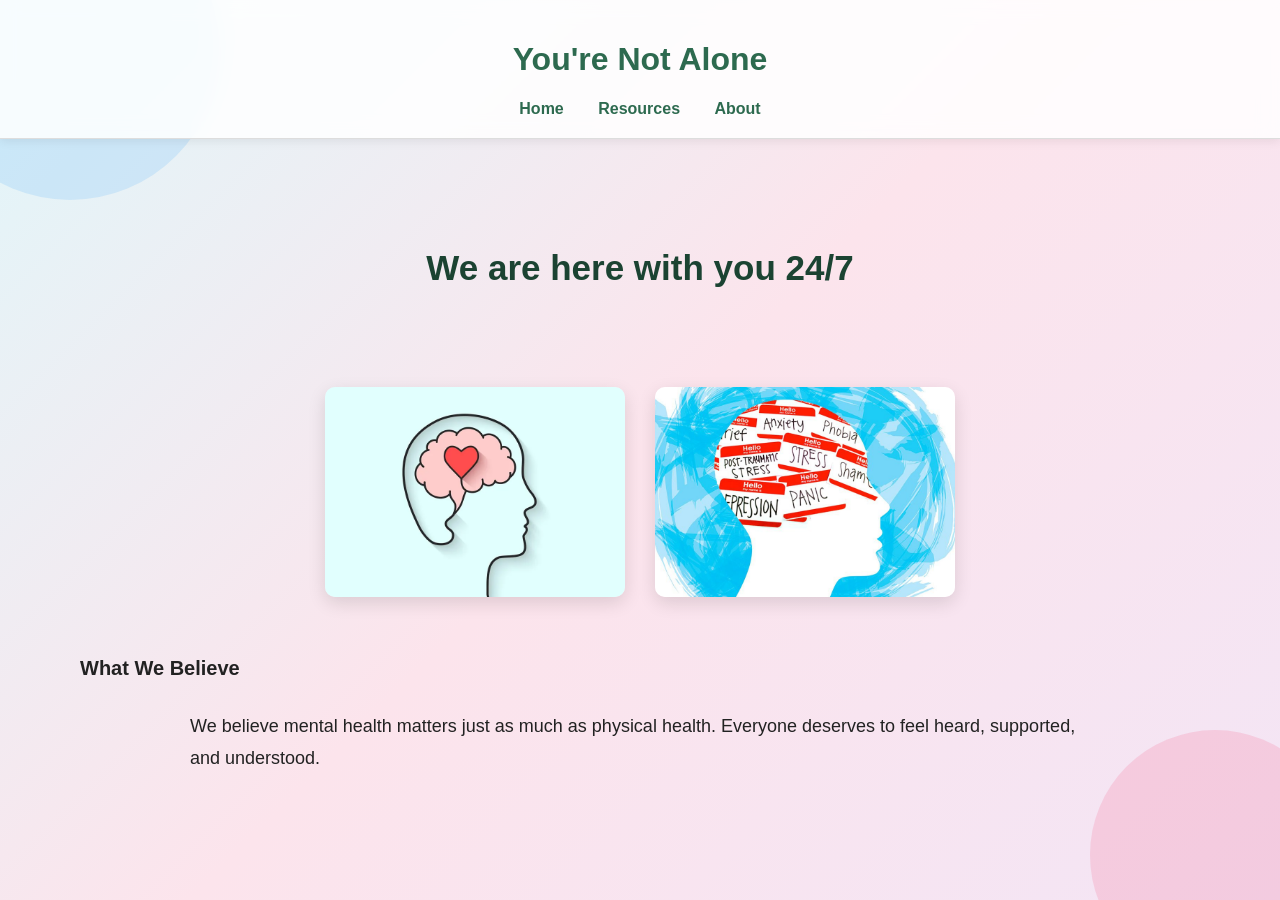
<file: Project/index.html>
<!DOCTYPE html>
<html lang="en">
<head>
  <meta charset="UTF-8">
  <meta name="viewport" content="width=device-width, initial-scale=1.0">
  <title>You're Not Alone</title>
  <link rel="stylesheet" href="style.css">
</head>
<body>

  <header>
    <h1>You're Not Alone</h1>

    <nav>
      <a href="index.html">Home</a>
      <a href="resources.html">Resources</a>
      <a href="about.html">About</a>
    </nav>
  </header>

  <main>

    <section class="hero">
      <h2>We are here with you 24/7</h2>
    </section>

    <section class="images">
      <img src="images/Mental-Health-1.webp" alt="Central California — The person who grew these was located in Central California and, er, hopefully very well-compensated.">
      <img src="images/Mental-Health-2.jpg" alt="https://fight.org/programs-2/mental-health/">
    </section>

    <section class="about">
      <h3>What We Believe</h3>

      <p>
        We believe mental health matters just as much as physical health.
        Everyone deserves to feel heard, supported, and understood.
      </p>
    </section>

  </main>

</body>
</html>
</file>
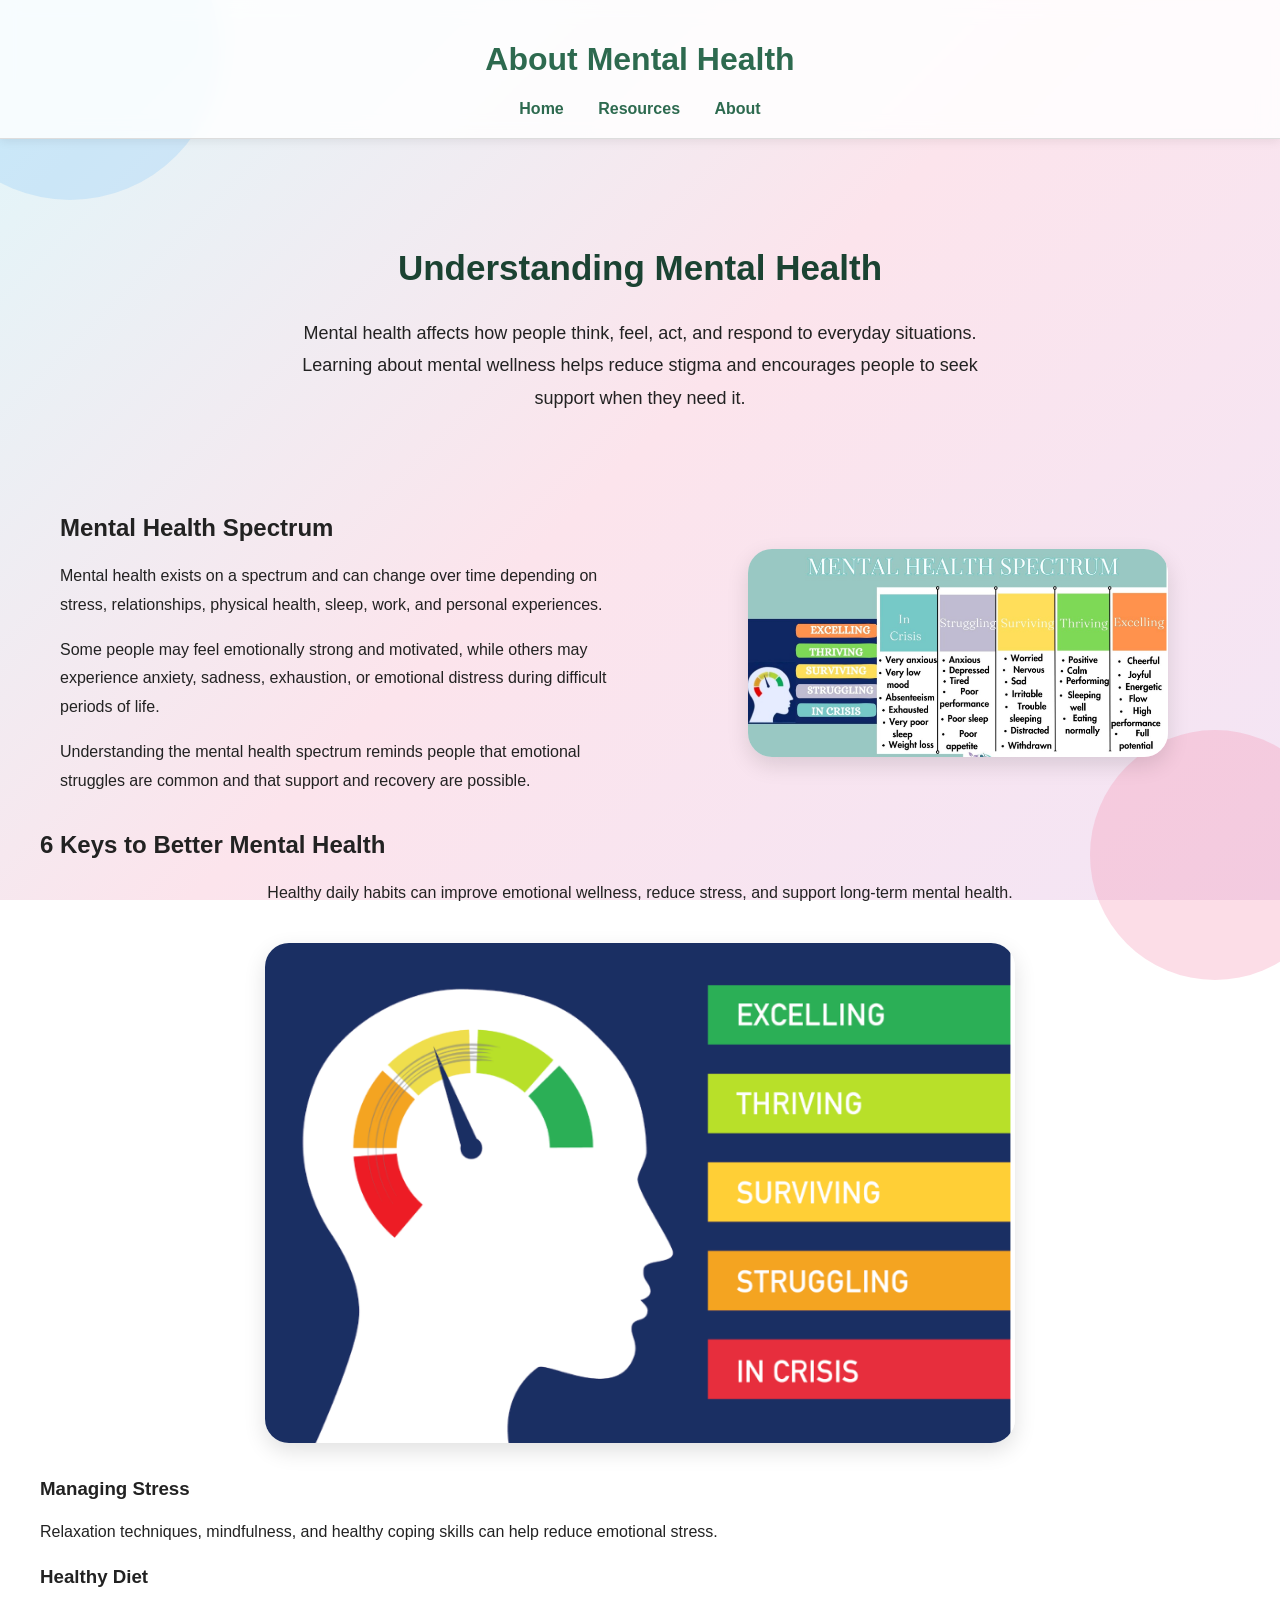
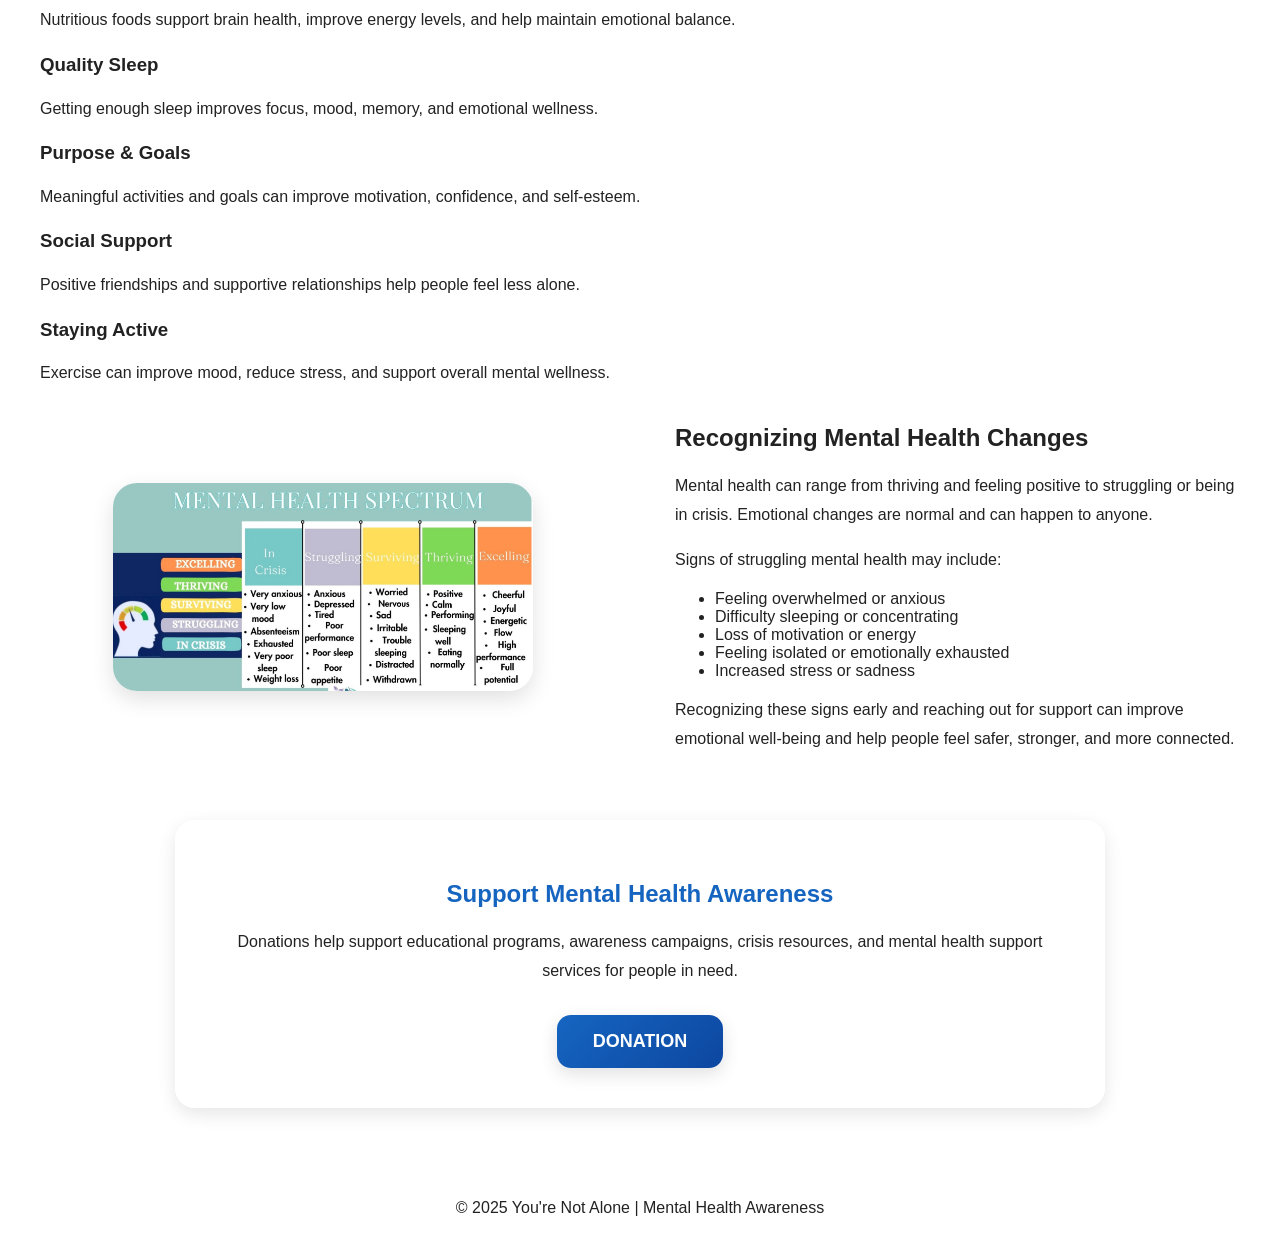
<file: Project/about.html>
<!DOCTYPE html>
<html lang="en">

<head>
  <meta charset="UTF-8">
  <meta name="viewport" content="width=device-width, initial-scale=1.0">

  <title>About | You're Not Alone</title>

  <link rel="stylesheet" href="style.css">
</head>

<body>

<!-- HEADER -->

<header>

  <h1>About Mental Health</h1>

  <nav>
    <a class="nav-button" href="index.html">Home</a>

    <a class="nav-button" href="resources.html">Resources</a>

    <a class="nav-button" href="about.html">About</a>
  </nav>

</header>

<!-- HERO SECTION -->

<section class="hero">

  <h2>Understanding Mental Health</h2>

  <p>
    Mental health affects how people think, feel, act,
    and respond to everyday situations. Learning about
    mental wellness helps reduce stigma and encourages
    people to seek support when they need it.
  </p>

</section>

<!-- FIRST SECTION -->

<section class="spectrum-section">

  <div class="section-container">

    <div class="section-text-box">

      <h2>Mental Health Spectrum</h2>

      <p class="section-text">
        Mental health exists on a spectrum and can change
        over time depending on stress, relationships,
        physical health, sleep, work, and personal experiences.
      </p>

      <p class="section-text">
        Some people may feel emotionally strong and motivated,
        while others may experience anxiety, sadness, exhaustion,
        or emotional distress during difficult periods of life.
      </p>

      <p class="section-text">
        Understanding the mental health spectrum reminds people
        that emotional struggles are common and that support
        and recovery are possible.
      </p>

    </div>

    <!-- PHOTO -->

    <div class="section-image-box">

      <img src="images/Mental Health Spectrum.png"
           alt="Mental Health Spectrum"
           class="info-image">

    </div>

  </div>

</section>

<!-- SECOND SECTION -->

<section class="keys-section">

  <h2>6 Keys to Better Mental Health</h2>

  <p class="section-text center-text">
    Healthy daily habits can improve emotional wellness,
    reduce stress, and support long-term mental health.
  </p>

  <!-- SECOND PHOTO -->

  <img src="images/Stress rating scale.png"
       alt="6 Keys to Mental Health"
       class="large-image">

  <div class="keys-grid">

    <div class="key-box">

      <h3>Managing Stress</h3>

      <p>
        Relaxation techniques, mindfulness,
        and healthy coping skills can help
        reduce emotional stress.
      </p>

    </div>

    <div class="key-box">

      <h3>Healthy Diet</h3>

      <p>
        Nutritious foods support brain health,
        improve energy levels, and help maintain
        emotional balance.
      </p>

    </div>

    <div class="key-box">

      <h3>Quality Sleep</h3>

      <p>
        Getting enough sleep improves focus,
        mood, memory, and emotional wellness.
      </p>

    </div>

    <div class="key-box">

      <h3>Purpose & Goals</h3>

      <p>
        Meaningful activities and goals can
        improve motivation, confidence,
        and self-esteem.
      </p>

    </div>

    <div class="key-box">

      <h3>Social Support</h3>

      <p>
        Positive friendships and supportive
        relationships help people feel less alone.
      </p>

    </div>

    <div class="key-box">

      <h3>Staying Active</h3>

      <p>
        Exercise can improve mood, reduce stress,
        and support overall mental wellness.
      </p>

    </div>

  </div>

</section>

<!-- THIRD SECTION -->

<section class="spectrum-section">

  <div class="section-container reverse-layout">

    <!-- PHOTO -->

    <div class="section-image-box">

      <img src="images/Mental Health Spectrum.png"
           alt="Mental Health Levels"
           class="info-image">

    </div>

    <!-- TEXT -->

    <div class="section-text-box">

      <h2>Recognizing Mental Health Changes</h2>

      <p class="section-text">
        Mental health can range from thriving and feeling positive
        to struggling or being in crisis. Emotional changes are
        normal and can happen to anyone.
      </p>

      <p class="section-text">
        Signs of struggling mental health may include:
      </p>

      <ul class="mental-list">

        <li>Feeling overwhelmed or anxious</li>

        <li>Difficulty sleeping or concentrating</li>

        <li>Loss of motivation or energy</li>

        <li>Feeling isolated or emotionally exhausted</li>

        <li>Increased stress or sadness</li>

      </ul>

      <p class="section-text">
        Recognizing these signs early and reaching out for support
        can improve emotional well-being and help people feel safer,
        stronger, and more connected.
      </p>

    </div>

  </div>

</section>

<!-- DONATION SECTION -->

<section class="content">

  <h2 style="text-align:center; color:#1565c0;">
    Support Mental Health Awareness
  </h2>

  <p class="section-text center-text">
    Donations help support educational programs,
    awareness campaigns, crisis resources,
    and mental health support services
    for people in need.
  </p>

  <div style="text-align:center; margin-top:30px;">

    <button class="donate-button">
      DONATION
    </button>

  </div>

</section>

<!-- FOOTER -->

<footer>

  <p>© 2025 You're Not Alone | Mental Health Awareness</p>

</footer>

</body>

</html>
</file>
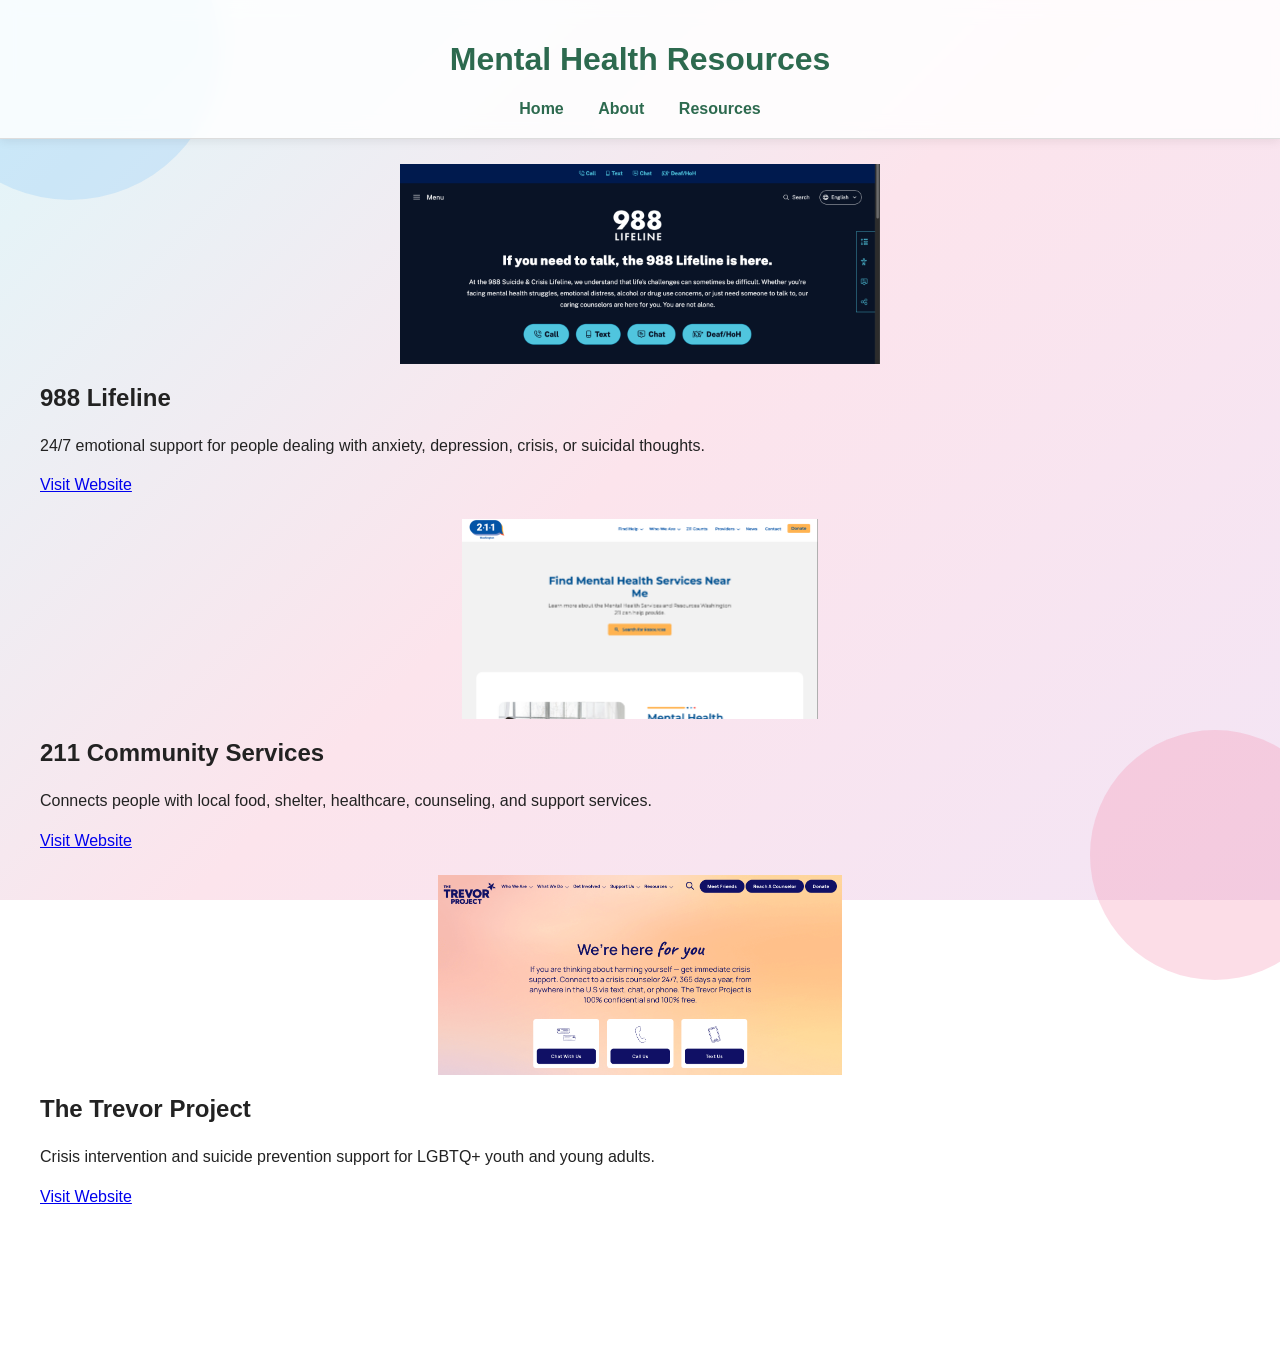
<file: Project/resources.html>
<!DOCTYPE html>
<html lang="en">

<head>
  <meta charset="UTF-8">
  <meta name="viewport" content="width=device-width, initial-scale=1.0">

  <title>Mental Health Resources</title>

  <link rel="stylesheet" href="style.css">
</head>

<body>

<!-- HEADER -->

<header>

  <h1>Mental Health Resources</h1>

  <nav>
    <a href="index.html">Home</a>
    <a href="about.html">About</a>
    <a href="resources.html">Resources</a>
  </nav>

</header>

<!-- RESOURCE SECTION -->

<main class="resources-page">

  <!-- 988 RESOURCE -->

  <div class="resource-card">

    <img src="images/988.png" alt="988 Lifeline">

    <h2 class="resource-title">
      988 Lifeline
    </h2>

    <p class="resource-description">
      24/7 emotional support for people dealing with
      anxiety, depression, crisis, or suicidal thoughts.
    </p>

    <a href="https://988lifeline.org/" target="_blank">
      Visit Website
    </a>

  </div>

  <!-- 211 RESOURCE -->

  <div class="resource-card">

    <img src="images/211.png" alt="211 Support">

    <h2 class="resource-title">
      211 Community Services
    </h2>

    <p class="resource-description">
      Connects people with local food, shelter,
      healthcare, counseling, and support services.
    </p>

    <a href="https://www.211.org/" target="_blank">
      Visit Website
    </a>

  </div>

  <!-- TREVOR PROJECT -->

  <div class="resource-card">

    <img src="images/TheTrevorProject.png" alt="Trevor Project">

    <h2 class="resource-title">
      The Trevor Project
    </h2>

    <p class="resource-description">
      Crisis intervention and suicide prevention
      support for LGBTQ+ youth and young adults.
    </p>

    <a href="https://www.thetrevorproject.org/" target="_blank">
      Visit Website
    </a>

  </div>

</main>

<!-- FOOTER -->

<footer>

  <p>© 2025 You're Not Alone</p>

</footer>

</body>
</html>
</file>
<file: Project/style.css>
body {
  margin: 0;
  font-family: Arial, sans-serif;
  color: #222;

  /* Background */
  background: linear-gradient(135deg, #e0f7fa, #fce4ec, #f3e5f5);
 
  min-height: 100vh;

  background-attachment: fixed;
}

/* Floating background shapes */
body::before,
body::after {
  content: "";
  position: fixed;
  border-radius: 50%;
  z-index: -1;
  opacity: 0.3;
}

body::before {
  width: 300px;
  height: 300px;
  background: #90caf9;
  top: -100px;
  left: -80px;
}

body::after {
  width: 250px;
  height: 250px;
  background: #f48fb1;
  bottom: -80px;
  right: -60px;
}

header {
  background: rgba(255,255,255,0.85);
  backdrop-filter: blur(10px);
  padding: 20px;
  text-align: center;
  border-bottom: 1px solid #ddd;
  box-shadow: 0px 2px 10px rgba(0,0,0,0.08);
}

header h1 {
  color: #2d6a4f;
}

nav {
  margin-top: 10px;
}

nav a {
  margin: 0 15px;
  text-decoration: none;
  color: #2d6a4f;
  font-weight: bold;
  transition: 0.3s;
}

nav a:hover {
  color: #1b4332;
}

.hero {
  text-align: center;
  padding: 80px 20px;
}

.hero h2 {
  font-size: 48px;
  color: #1b4332;
}

.hero p {
  font-size: 20px;
  max-width: 700px;
  margin: auto;
}

.cards {
  display: flex;
  justify-content: center;
  gap: 30px;
  padding: 40px;
  flex-wrap: wrap;
}

.card {
  background: rgba(255,255,255,0.85);
  backdrop-filter: blur(8px);
  width: 300px;
  padding: 20px;
  border-radius: 20px;
  box-shadow: 0px 6px 18px rgba(0,0,0,0.12);
  transition: transform 0.3s;
}

.card:hover {
  transform: translateY(-8px);
}

.resource-card img {
  width: 90%;

  height: 200px;

  object-fit: contain;

  display: block;

  margin: 25px auto 10px;

  border-radius: 16px;
}

.content,
.resources {
  max-width: 850px;
  margin: 50px auto;
  padding: 40px;

  background: rgba(255,255,255,0.85);
  border-radius: 20px;

  backdrop-filter: blur(8px);

  box-shadow: 0px 6px 18px rgba(0,0,0,0.1);
}

.resources ul {
  list-style: none;
  padding: 0;
}

.resources li {
  margin: 20px 0;
  padding: 15px;
  background: #ffffffcc;
  border-radius: 12px;
  transition: 0.3s;
}

.resources li:hover {
  transform: scale(1.02);
}

.resources a {
  text-decoration: none;
  color: #1565c0;
  font-weight: bold;
}

footer {
  text-align: center;
  padding: 20px;
  background: rgba(255,255,255,0.85);
  margin-top: 40px;
  backdrop-filter: blur(8px);
}
/* =========================
   ABOUT PAGE
========================= */

.section-container {
  display: flex;

  align-items: center;

  justify-content: center;

  gap: 50px;

  flex-wrap: wrap;
}

.section-text-box {
  flex: 1;

  min-width: 320px;
}

.section-image-box {
  flex: 1;

  display: flex;

  justify-content: center;
}

/* MAIN IMAGES */

.info-image {
  width: 100%;

  max-width: 420px;

  border-radius: 24px;

  box-shadow:
    0px 8px 22px rgba(0,0,0,0.12);
}

/* LARGE IMAGE */

.large-image {
  width: 100%;

  max-width: 750px;

  border-radius: 24px;

  margin: 35px auto;

  display: block;

  box-shadow:
    0px 8px 22px rgba(0,0,0,0.12);
}

/* CENTER TEXT */

.center-text {
  text-align: center;
}

/* DONATION BUTTON */

.donate-button {
  padding: 16px 36px;

  background: linear-gradient(
    135deg,
    #1565c0,
    #0d47a1
  );

  color: white;

  border: none;

  border-radius: 14px;

  font-size: 18px;

  font-weight: bold;

  cursor: pointer;

  transition: 0.3s ease;

  box-shadow:
    0px 6px 18px rgba(0,0,0,0.12);
}

.donate-button:hover {
  transform: translateY(-4px);

  background: linear-gradient(
    135deg,
    #0d47a1,
    #08306b
  );
}

/* =========================
   GLOBAL TEXT SPACING
========================= */

main,
.about,
.content,
.resources,
.hero,
.spectrum-section,
.keys-section,
.support-section,
.facts-section {
  padding-left: 40px;

  padding-right: 40px;
}

p,
.section-text,
.resource-description {
  line-height: 1.8;
}

.section-text-box {
  padding-left: 20px;
}
/* =========================
   HOMEPAGE IMAGES
========================= */

.images {
  display: flex;

  justify-content: center;

  gap: 30px;

  flex-wrap: wrap;

  margin-top: 30px;

  padding-bottom: 40px;
}

.images img {
  width: 100%;

  max-width: 320px;

  height: 220px;

  object-fit: cover;

  border-radius: 20px;

  box-shadow:
    0px 6px 18px rgba(0,0,0,0.12);

  transition: 0.3s ease;
}

.images img:hover {
  transform: scale(1.03);
}
/* =========================
   HOMEPAGE TEXT
========================= */

.hero h2 {
  font-size: 35px;
}

.hero p,
.about p {
  font-size: 18px;
}

/* ABOUT SECTION */

.about h3 {
  font-size: 20px;
}

.about p {
  max-width: 900px;

  margin: auto;

  padding-top: 10px;
}

/* =========================
   HOMEPAGE IMAGES
========================= */

.images {
  display: flex;

  justify-content: center;

  gap: 30px;

  flex-wrap: wrap;

  margin-top: -10px;

  padding-bottom: 40px;
}

.images img {
  width: 100%;

  max-width: 300px;

  height: 210px;

  object-fit: cover;

  border-radius: 10px;

  box-shadow:
    0px 6px 18px rgba(0,0,0,0.12);

  transition: 0.3s ease;
}

.images img:hover {
  transform: scale(1.03);
}
</file>
